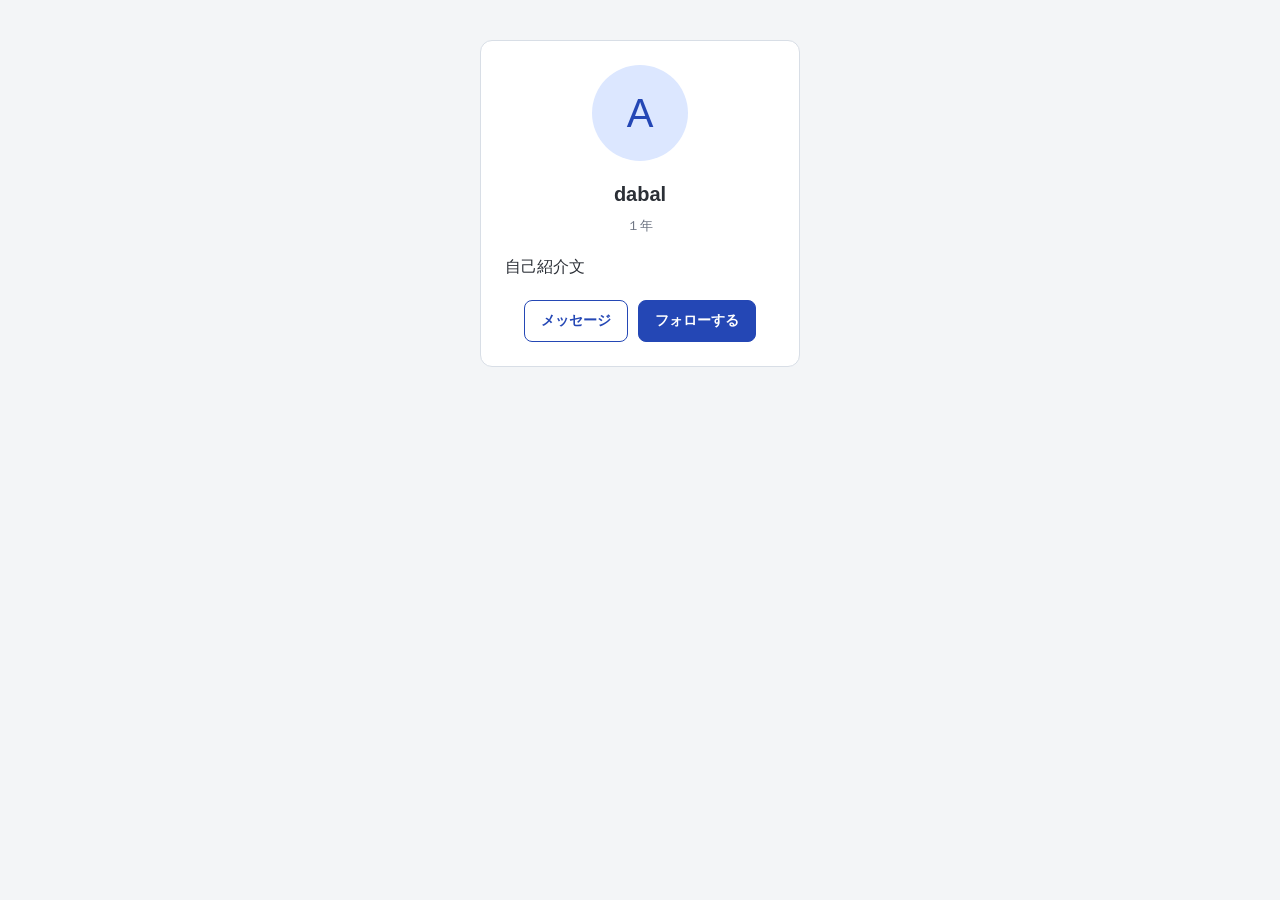
<file: 261002/index.html>
<!DOCTYPE html>
<html lang="en">

<head>
    <meta charset="UTF-8">
    <meta name="viewport" content="width=device-width, initial-scale=1.0">
    <title>profile</title>
    <link rel="stylesheet" href="style.css">
</head>

<body>
    <article class="profile">
        <p class="profile__icon">A</p>
        <h1 class="profile__name">dabal</h1>
        <p class="profile__year">１年</p>
        <p class="profile_introduction">自己紹介文</p>

        <div class="profile__footer">
            <a class="button" href="#">メッセージ</a>
            <a class="button button--primary" href="#">フォローする</a>
        </div>
    </article>
</body>

</html>
</file>
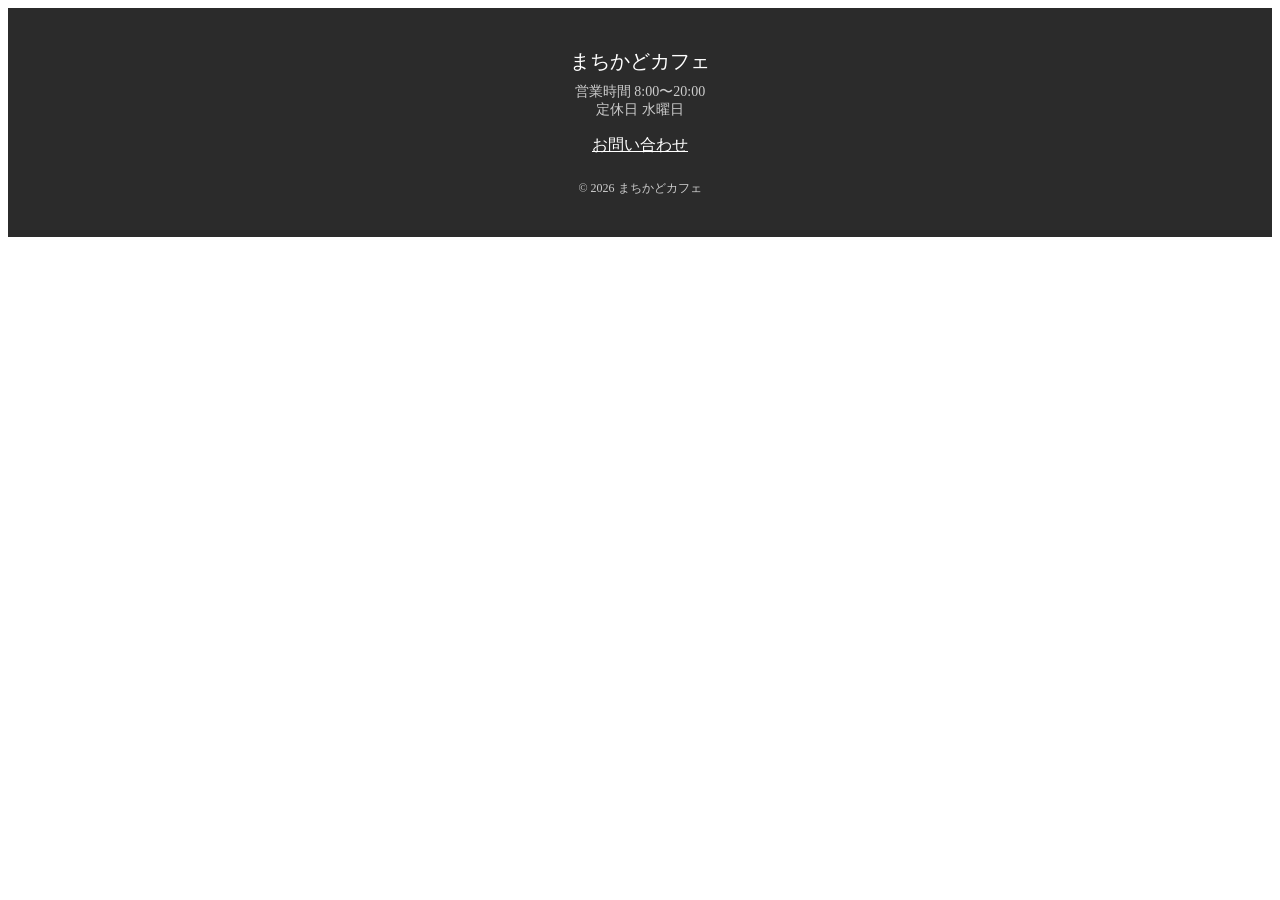
<file: 261009/index.html>
<!DOCTYPE html>
<html lang="ja">

<head>
  <meta charset="UTF-8">
  <meta name="viewport" content="width=device-width, initial-scale=1.0">
  <title>まちかどカフェ</title>
  <link rel="stylesheet" href="css/base.css">
  <link rel="stylesheet" href="css/header.css">
  <link rel="stylesheet" href="css/main.css">
  <link rel="stylesheet" href="css/footer.css">
</head>

<body>
  <!-- ===== A ヘッダー ここから ===== -->

  <!-- ===== A ヘッダー ここまで ===== -->

  <!-- ===== B メイン ここから ===== -->

  <!-- ===== B メイン ここまで ===== -->

  <!-- ===== C フッター ここから ===== -->
  <footer class="box">
    <p class="title">まちかどカフェ</p>
    <ul class="list">
      <li>営業時間 8:00〜20:00</li>
      <li>定休日 水曜日</li>
    </ul>
    <a class="btn" href="#">お問い合わせ</a>
    <p class="text">© 2026 まちかどカフェ</p>
  </footer>

  <!-- ===== C フッター ここまで ===== -->
</body>
</html>
</file>
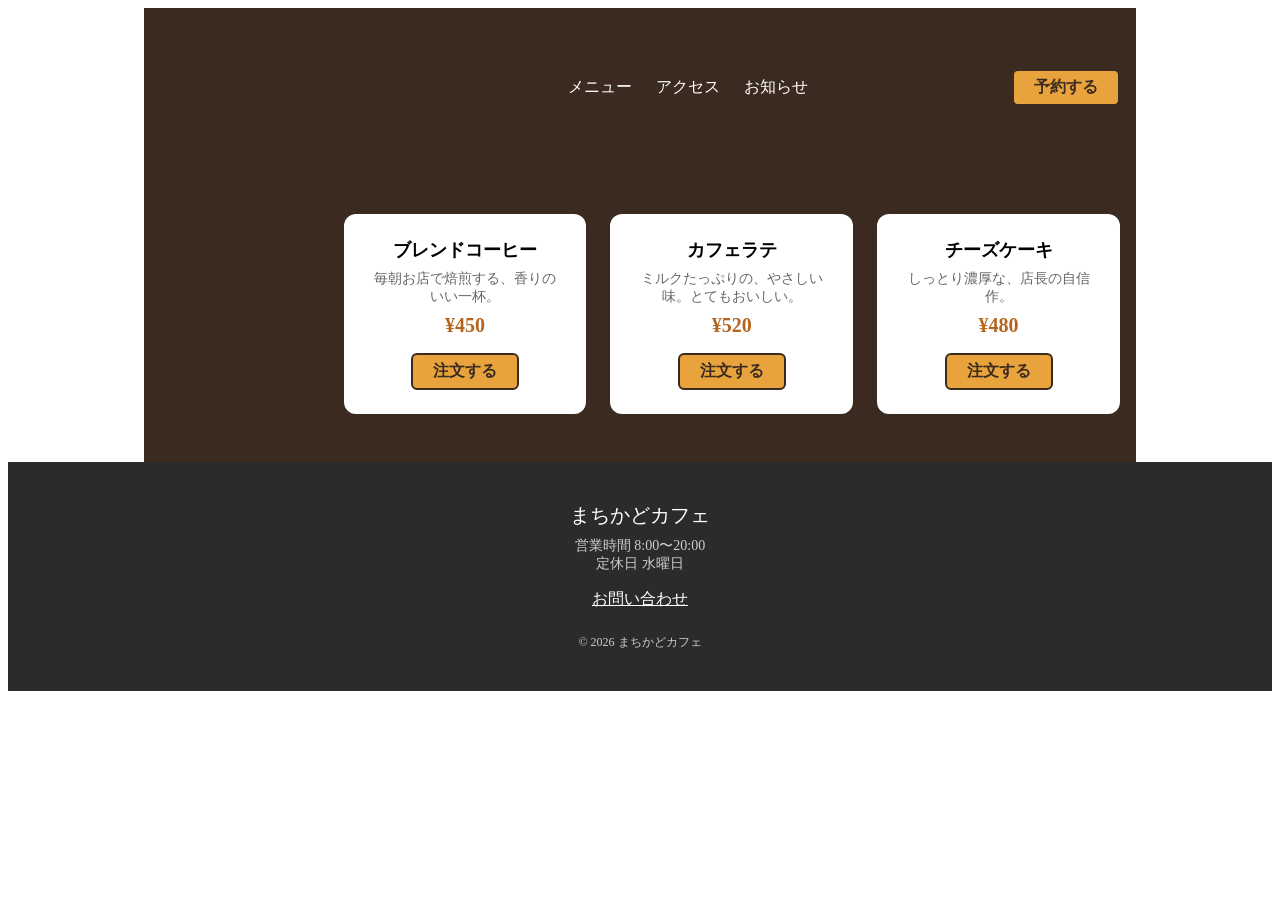
<file: 261016/index.html>
<!DOCTYPE html>
<html lang="ja">

<head>
  <meta charset="UTF-8">
  <meta name="viewport" content="width=device-width, initial-scale=1.0">
  <title>まちかどカフェ</title>
  <link rel="stylesheet" href="css/base.css">
  <link rel="stylesheet" href="css/header.css">
  <link rel="stylesheet" href="css/main.css">
  <link rel="stylesheet" href="css/footer.css">
</head>

<body>
  <!-- ===== A ヘッダー ここから ===== -->
  <header class="box">
    <h1 class="title">まちかどカフェ</h1>
    <ul class="list">
      <li><a class="link" href="#">メニュー</a></li>
      <li><a class="link" href="#">アクセス</a></li>
      <li><a class="link" href="#">お知らせ</a></li>
    </ul>
    <a class="btn" href="#">予約する</a>
  </header>

  <!-- ===== A ヘッダー ここまで ===== -->

  <!-- ===== B メイン ここから ===== -->
  <main class="box">
    <h2 class="title">おすすめメニュー</h2>

    <ul class="list">
      <li class="item">
        <h3 class="name">ブレンドコーヒー</h3>
        <p class="text">毎朝お店で焙煎する、香りのいい一杯。</p>
        <p class="price">¥450</p>
        <a class="btn" href="#">注文する</a>
      </li>

      <li class="item">
        <h3 class="name">カフェラテ</h3>
        <p class="text">ミルクたっぷりの、やさしい味。とてもおいしい。</p>
        <p class="price">¥520</p>
        <a class="btn" href="#">注文する</a>
      </li>

      <li class="item">
        <h3 class="name">チーズケーキ</h3>
        <p class="text">しっとり濃厚な、店長の自信作。</p>
        <p class="price">¥480</p>
        <a class="btn" href="#">注文する</a>
      </li>
    </ul>
  </main>

  <!-- ===== B メイン ここまで ===== -->

  <!-- ===== C フッター ここから ===== -->
  <footer class="site-footer">
    <p class="site-footer__tittle">まちかどカフェ</p>
    <ul class="site-footer__list">
      <li>営業時間 8:00〜20:00</li>
      <li>定休日 水曜日</li>
    </ul>
    <a class="site-footer__btn" href="#">お問い合わせ</a>
    <p class="site-footer__text">© 2026 まちかどカフェ</p>
  </footer>

  <!-- ===== C フッター ここまで ===== -->
</body>

</html>
</file>
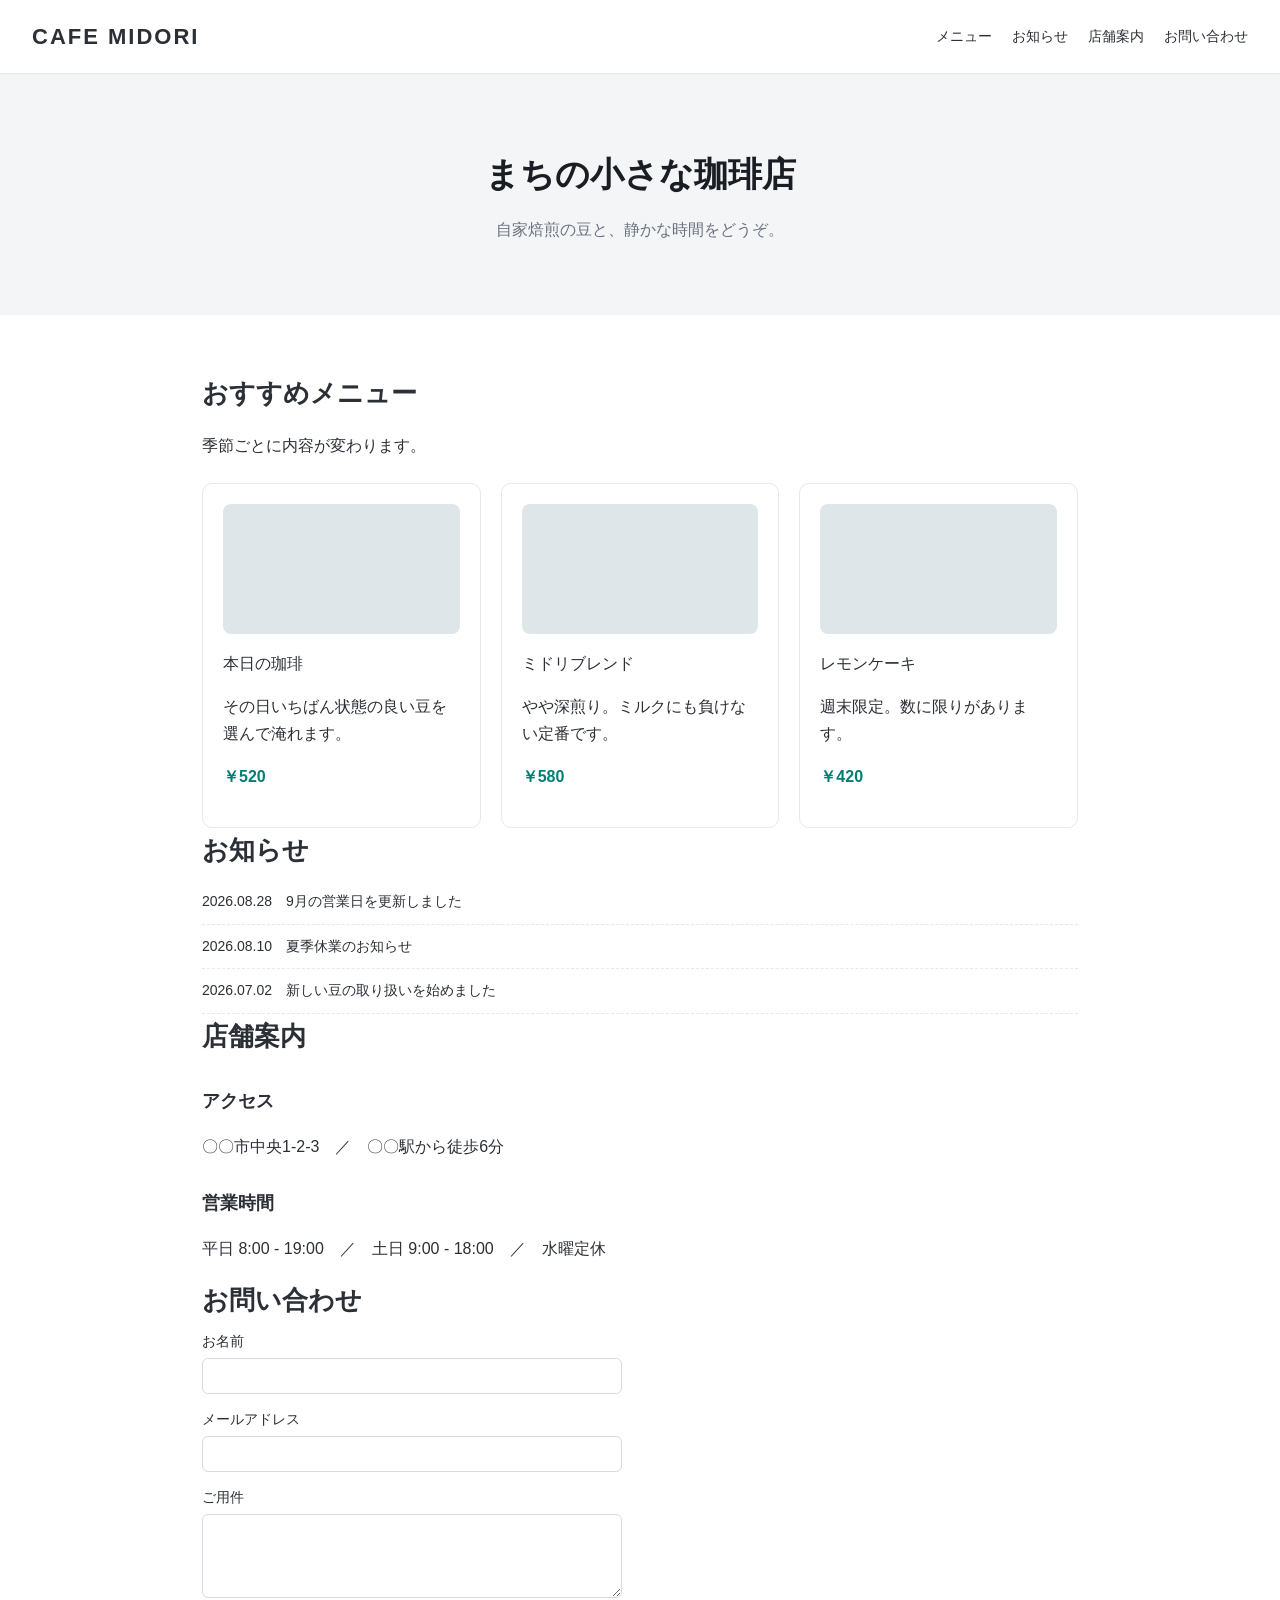
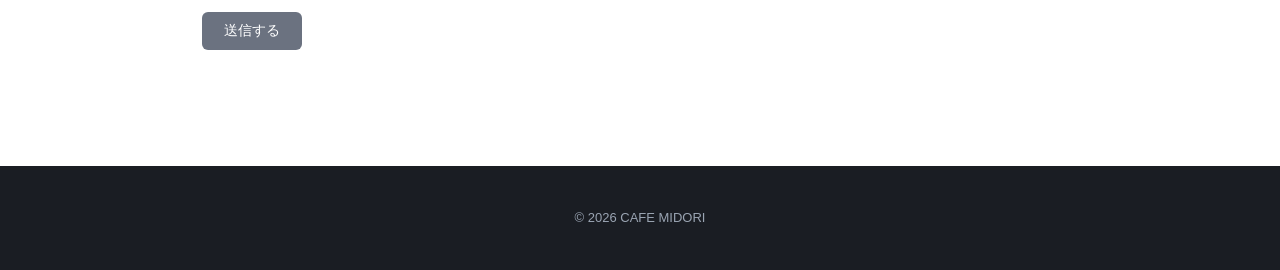
<file: 260904/sample.site.html>
<!DOCTYPE html>
<html lang="ja">
<head>
<meta charset="UTF-8">
<meta name="viewport" content="width=device-width, initial-scale=1.0">
<title>CAFE MIDORI｜まちの小さな珈琲店</title>
<style>
  /* ===== ベース ===== */
  * { box-sizing: border-box; }
  body { margin: 0; font-family: "Helvetica Neue", Arial, "Hiragino Kaku Gothic ProN", "Meiryo", sans-serif; color: #2b2f36; line-height: 1.7; }
  img { max-width: 100%; border-radius: 8px; display: block; }

  /* ===== ヘッダー ===== */
  header { display: flex; justify-content: space-between; align-items: center; padding: 18px 32px; border-bottom: 1px solid #e5e8ec; }
  header h1 { font-size: 22px; letter-spacing: 2px; margin: 0; }
  nav ul { display: flex; gap: 20px; list-style: none; margin: 0; padding: 0; font-size: 14px; }

  /* ===== ヒーロー ===== */
  .hero { padding: 72px 32px; background: #f3f5f7; text-align: center; }
  .hero-title { font-size: 34px; font-weight: bold; margin: 0 0 12px; }
  .hero-text { color: #6b7280; margin: 0; }

  /* ===== 本文 ===== */
  main { max-width: 940px; margin: 0 auto; padding: 56px 32px; }
  h2 { font-size: 26px; margin: 0 0 8px; }
  h3 { font-size: 18px; margin: 28px 0 8px; }

  /* ===== 商品カード ===== */
  .cards { display: flex; gap: 20px; margin-top: 24px; flex-wrap: wrap; }
  .card { flex: 1 1 260px; border: 1px solid #e5e8ec; border-radius: 10px; padding: 20px; }
  .card-title { font-size: 17px; font-weight: bold; margin: 12px 0 6px; }
  #shop .card .price { color: #017f72; font-weight: bold; }

  /* ===== お知らせ ===== */
  .news li { padding: 10px 0; border-bottom: 1px dashed #e5e8ec; font-size: 14px; list-style: none; }
  .news { padding: 0; margin: 0; }

  /* ===== フォーム ===== */
  form label { display: block; font-size: 14px; margin-bottom: 4px; }
  form input, form textarea { display: block; width: 100%; max-width: 420px; padding: 9px; margin-bottom: 14px; border: 1px solid #d6dbe2; border-radius: 6px; font-size: 14px; }
  .btn { background: #6b7280 !important; color: #fff; border: none; padding: 10px 22px; border-radius: 6px; font-size: 14px; cursor: pointer; }

  /* ===== フッター ===== */
  footer { background: #1a1d23; color: #9aa4b2; padding: 28px 32px; font-size: 13px; text-align: center; margin-top: 60px; }

  /* ============================================================
     ここから下が「あとから追加した」CSS。
     4つとも、書いたはずなのに画面に反映されない。
     ============================================================ */
  .price      { color: #d4593f; }          /* 課題1：価格を赤くしたい */
  .card-title { font-size: 22px; }         /* 課題2：カード見出しを大きくしたい */
  .btn        { background: #00a896; }     /* 課題3：ボタンを緑にしたい */
  .hero-title { color: #017f72; }          /* 課題4：ヒーローの見出しを緑にしたい */
</style>
</head>
<body>

  <header>
    <h1>CAFE MIDORI</h1>
    <nav>
      <ul>
        <li>メニュー</li>
        <li>お知らせ</li>
        <li>店舗案内</li>
        <li>お問い合わせ</li>
      </ul>
    </nav>
  </header>

  <section class="hero">
    <p class="hero-title" style="color:#1a1d23;">まちの小さな珈琲店</p>
    <p class="hero-text">自家焙煎の豆と、静かな時間をどうぞ。</p>
  </section>

  <main>

    <section id="shop">
      <h2>おすすめメニュー</h2>
      <p>季節ごとに内容が変わります。</p>

      <div class="cards">
        <article class="card">
          <img src="data:image/svg+xml;utf8,<svg xmlns='http://www.w3.org/2000/svg' width='400' height='220'><rect width='400' height='220' fill='%23dfe6ea'/></svg>" alt="本日の珈琲">
          <p class="cardtitle">本日の珈琲</p>
          <p>その日いちばん状態の良い豆を選んで淹れます。</p>
          <p class="price">￥520</p>
        </article>
        <article class="card">
          <img src="data:image/svg+xml;utf8,<svg xmlns='http://www.w3.org/2000/svg' width='400' height='220'><rect width='400' height='220' fill='%23dfe6ea'/></svg>" alt="ミドリブレンド">
          <p class="cardtitle">ミドリブレンド</p>
          <p>やや深煎り。ミルクにも負けない定番です。</p>
          <p class="price">￥580</p>
        </article>
        <article class="card">
          <img src="data:image/svg+xml;utf8,<svg xmlns='http://www.w3.org/2000/svg' width='400' height='220'><rect width='400' height='220' fill='%23dfe6ea'/></svg>" alt="レモンケーキ">
          <p class="cardtitle">レモンケーキ</p>
          <p>週末限定。数に限りがあります。</p>
          <p class="price">￥420</p>
        </article>
      </div>
    </section>

    <section>
      <h2>お知らせ</h2>
      <ul class="news">
        <li>2026.08.28　9月の営業日を更新しました</li>
        <li>2026.08.10　夏季休業のお知らせ</li>
        <li>2026.07.02　新しい豆の取り扱いを始めました</li>
      </ul>
    </section>

    <section>
      <h2>店舗案内</h2>
      <h3>アクセス</h3>
      <p>〇〇市中央1-2-3　／　〇〇駅から徒歩6分</p>
      <h3>営業時間</h3>
      <p>平日 8:00 - 19:00　／　土日 9:00 - 18:00　／　水曜定休</p>
    </section>

    <section>
      <h2>お問い合わせ</h2>
      <form>
        <label for="name">お名前</label>
        <input type="text" id="name">
        <label for="mail">メールアドレス</label>
        <input type="email" id="mail">
        <label for="body">ご用件</label>
        <textarea id="body" rows="4"></textarea>
        <button type="button" class="btn">送信する</button>
      </form>
    </section>

  </main>

  <footer>
    <p>&copy; 2026 CAFE MIDORI</p>
  </footer>

</body>
</html>
</file>
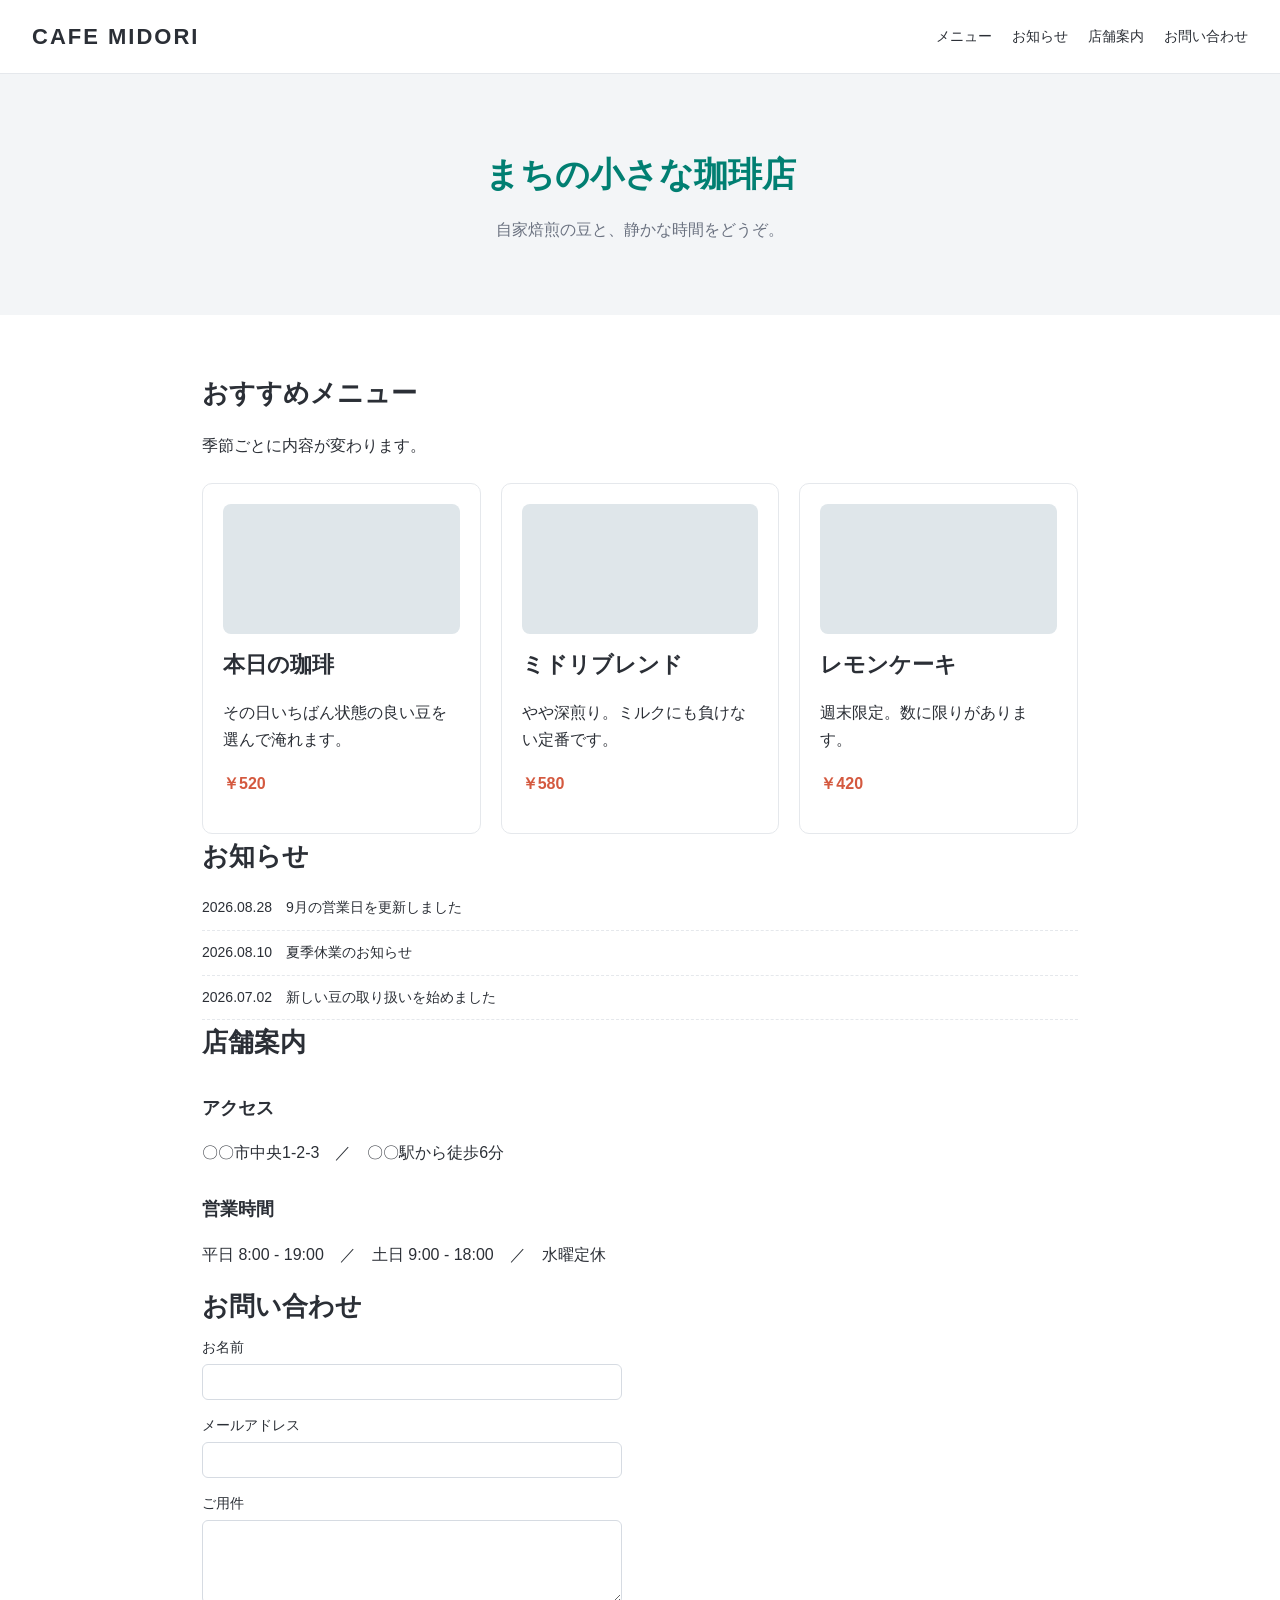
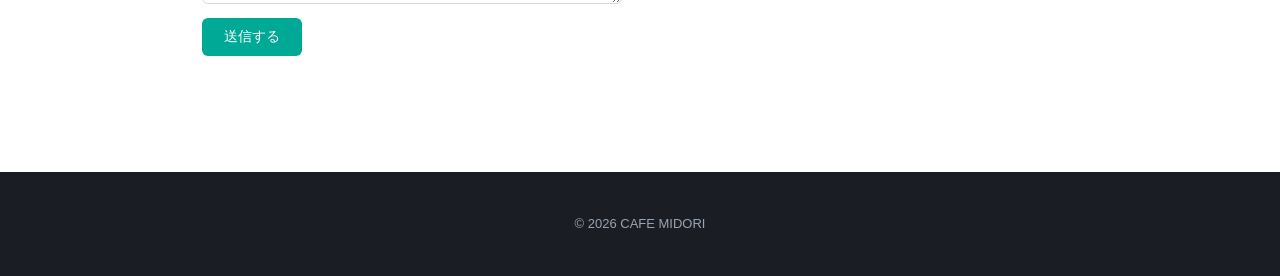
<file: 260918/sample.site.html>
<!DOCTYPE html>
<html lang="ja">
<head>
<meta charset="UTF-8">
<meta name="viewport" content="width=device-width, initial-scale=1.0">
<title>CAFE MIDORI｜まちの小さな珈琲店</title>
<style>
  /* ===== ベース ===== */
  * { box-sizing: border-box; }
  body { margin: 0; font-family: "Helvetica Neue", Arial, "Hiragino Kaku Gothic ProN", "Meiryo", sans-serif; color: #2b2f36; line-height: 1.7; }
  img { max-width: 100%; border-radius: 8px; display: block; }

  /* ===== ヘッダー ===== */
  header { display: flex; justify-content: space-between; align-items: center; padding: 18px 32px; border-bottom: 1px solid #e5e8ec; }
  header h1 { font-size: 22px; letter-spacing: 2px; margin: 0; }
  nav ul { display: flex; gap: 20px; list-style: none; margin: 0; padding: 0; font-size: 14px; }

  /* ===== ヒーロー ===== */
  .hero { padding: 72px 32px; background: #f3f5f7; text-align: center; }
  .hero-title { font-size: 34px; font-weight: bold; margin: 0 0 12px; }
  .hero-text { color: #6b7280; margin: 0; }

  /* ===== 本文 ===== */
  main { max-width: 940px; margin: 0 auto; padding: 56px 32px; }
  h2 { font-size: 26px; margin: 0 0 8px; }
  h3 { font-size: 18px; margin: 28px 0 8px; }

  /* ===== 商品カード ===== */
  .cards { display: flex; gap: 20px; margin-top: 24px; flex-wrap: wrap; }
  .card { flex: 1 1 260px; border: 1px solid #e5e8ec; border-radius: 10px; padding: 20px; }
  .card-title { font-size: 17px; font-weight: bold; margin: 12px 0 6px; }
  .card .price { color: #d4593f; font-weight: bold; }

  /* ===== お知らせ ===== */
  .news li { padding: 10px 0; border-bottom: 1px dashed #e5e8ec; font-size: 14px; list-style: none; }
  .news { padding: 0; margin: 0; }

  /* ===== フォーム ===== */
  form label { display: block; font-size: 14px; margin-bottom: 4px; }
  form input, form textarea { display: block; width: 100%; max-width: 420px; padding: 9px; margin-bottom: 14px; border: 1px solid #d6dbe2; border-radius: 6px; font-size: 14px; }
  .btn { background: #00a896; color: #fff; border: none; padding: 10px 22px; border-radius: 6px; font-size: 14px; cursor: pointer; }

  /* ===== フッター ===== */
  footer { background: #1a1d23; color: #9aa4b2; padding: 28px 32px; font-size: 13px; text-align: center; margin-top: 60px; }

  /* ============================================================
     ここから下が「あとから追加した」CSS。
     4つとも、書いたはずなのに画面に反映されない。
     ============================================================ */
  .card-title { font-size: 22px; }         /* 課題2：カード見出しを大きくしたい */
  .hero-title { color: #017f72; }          /* 課題4：ヒーローの見出しを緑にしたい */
</style>
</head>
<body>

  <header>
    <h1>CAFE MIDORI</h1>
    <nav>
      <ul>
        <li>メニュー</li>
        <li>お知らせ</li>
        <li>店舗案内</li>
        <li>お問い合わせ</li>
      </ul>
    </nav>
  </header>

  <section class="hero">
    <p class="hero-title">まちの小さな珈琲店</p>
    <p class="hero-text">自家焙煎の豆と、静かな時間をどうぞ。</p>
  </section>

  <main>

    <section id="shop">
      <h2>おすすめメニュー</h2>
      <p>季節ごとに内容が変わります。</p>

      <div class="cards">
        <article class="card">
          <img src="data:image/svg+xml;utf8,<svg xmlns='http://www.w3.org/2000/svg' width='400' height='220'><rect width='400' height='220' fill='%23dfe6ea'/></svg>" alt="本日の珈琲">
          <p class="card-title">本日の珈琲</p>
          <p>その日いちばん状態の良い豆を選んで淹れます。</p>
          <p class="price">￥520</p>
        </article>
        <article class="card">
          <img src="data:image/svg+xml;utf8,<svg xmlns='http://www.w3.org/2000/svg' width='400' height='220'><rect width='400' height='220' fill='%23dfe6ea'/></svg>" alt="ミドリブレンド">
          <p class="card-title">ミドリブレンド</p>
          <p>やや深煎り。ミルクにも負けない定番です。</p>
          <p class="price">￥580</p>
        </article>
        <article class="card">
          <img src="data:image/svg+xml;utf8,<svg xmlns='http://www.w3.org/2000/svg' width='400' height='220'><rect width='400' height='220' fill='%23dfe6ea'/></svg>" alt="レモンケーキ">
          <p class="card-title">レモンケーキ</p>
          <p>週末限定。数に限りがあります。</p>
          <p class="price">￥420</p>
        </article>
      </div>
    </section>

    <section>
      <h2>お知らせ</h2>
      <ul class="news">
        <li>2026.08.28　9月の営業日を更新しました</li>
        <li>2026.08.10　夏季休業のお知らせ</li>
        <li>2026.07.02　新しい豆の取り扱いを始めました</li>
      </ul>
    </section>

    <section>
      <h2>店舗案内</h2>
      <h3>アクセス</h3>
      <p>〇〇市中央1-2-3　／　〇〇駅から徒歩6分</p>
      <h3>営業時間</h3>
      <p>平日 8:00 - 19:00　／　土日 9:00 - 18:00　／　水曜定休</p>
    </section>

    <section>
      <h2>お問い合わせ</h2>
      <form>
        <label for="name">お名前</label>
        <input type="text" id="name">
        <label for="mail">メールアドレス</label>
        <input type="email" id="mail">
        <label for="body">ご用件</label>
        <textarea id="body" rows="4"></textarea>
        <button type="button" class="btn">送信する</button>
      </form>
    </section>

  </main>

  <footer>
    <p>&copy; 2026 CAFE MIDORI</p>
  </footer>

</body>
</html>
</file>
<file: 261002/style.css>
/* common */
* {
    box-sizing: border-box;
}

body {
  margin: 0;
  padding: 40px 20px;
  background: #f3f5f7;
  color: #2b2f36;
  font-family: sans-serif;
  line-height: 1.7;
}
.button {
    display: inline-block;
    padding: 8px 16px;
    border: 1px solid #2447b5;
    border-radius: 8px;
    color: #2447b5;
    font-size: 14px;
    font-weight: bold;
    text-decoration: none;
}
.button--primary {
    background: #2447b5;
    color: #ffffff;
}
/* common */

/* profile */
.profile {
  max-width: 320px;
  margin: 0 auto;
  padding: 24px;
  background: #ffffff;
  border: 1px solid #d8dee6;
  border-radius: 12px;
}

.profile__icon {
    width: 96px;
    height: 96px;
    margin: 0 auto 16px;
    border-radius: 50%;
    background: #dce7ff;
    color: #2447b5;
    font-size: 40px;
    line-height: 96px;
    text-align: center;
}

.profile__name {
    margin: 0;
    font-size: 20px;
    text-align: center;
}
.profile__year {
    margin: 4px 0 16px;
    font-size: 13px;
    color: #6b7280;
    text-align: center;
}
.profile__footer {
    display: flex;
    justify-content: center;
    gap: 10px;
    margin-top: 20px;
}

/* profile */
</file>
<file: 261009/css/base.css>
/* base.css … 先生が用意したファイル。だれも書きかえない */
</file>
<file: 261009/css/header.css>
/* header.css … A さんの担当 */
</file>
<file: 261009/css/main.css>
/* main.css … B さんの担当 */
</file>
<file: 261009/css/footer.css>
/* main.css … B さんの担当 */

.box {
  padding: 40px 16px;
  background: #2b2b2b;
  color: #ccc;
  text-align: center;
}

.title {
  margin: 0 0 8px;
  font-size: 20px;
  color: #fff;
}

.list {
  margin: 0 0 16px;
  padding: 0;
  list-style: none;
  font-size: 14px;
}

.btn {
  color: #fff;
}

.text {
  margin: 24px 0 0;
  font-size: 12px;
}
</file>
<file: 261016/css/base.css>
/* base.css … 先生が用意したファイル。だれも書きかえない */
</file>
<file: 261016/css/header.css>
/* header.css … A さんの担当 */
.box {
    display: flex;
    justify-content: space-between;
    align-items: center;
    padding: 16px 32px;
    background: #3b2a20;
}

.title {
    margin: 0;
    font-size: 22px;
    color: #fff;
}

.list {
    display: flex;
    gap: 24px;
    margin: 0;
    padding: 0;
    list-style: none;
}

.link {
    color: #fff;
    text-decoration: none;
}

.btn {
    padding: 8px 20px;
    border-radius: 999px;
    background: #e8a33d;
    color: #3b2a20;
    font-weight: bold;
    text-decoration: none;
}
</file>
<file: 261016/css/main.css>
/* main.css … B さんの担当 */

.box {
    max-width: 960px;
    margin: 0 auto;
    padding: 48px 16px;
}

.title {
    margin: 0 0 24px;
    font-size: 28px;
    text-align: center;
    color: #3b2a20;
}

.list {
    display: flex;
    gap: 24px;
    margin: 0;
    padding: 0;
    list-style: none;
}

.item {
    flex: 1;
    padding: 24px;
    border-radius: 12px;
    background: #fff;
    text-align: center;
}

.name {
    margin: 0;
    font-size: 18px;
}

.text {
    margin: 8px 0;
    font-size: 14px;
    color: #666;
}

.price {
    margin: 0 0 16px;
    font-size: 20px;
    font-weight: bold;
    color: #b5651d;
}

.btn {
    display: inline-block;
    padding: 6px 20px;
    border: 2px solid #3b2a20;
    border-radius: 6px;
    color: #3b2a20;
    text-decoration: none;
}
</file>
<file: 261016/css/footer.css>
/* main.css … B さんの担当 */
.site-footer {
  padding: 40px 16px;
  background: #2b2b2b;
  color: #ccc;
  text-align: center;
}

.site-footer__tittle {
  margin: 0 0 8px;
  font-size: 20px;
  color: #fff;
}

.site-footer__list {
  margin: 0 0 16px;
  padding: 0;
  list-style: none;
  font-size: 14px;
}

.site-footer__btn {
  color: #fff;
}

.site-footer__text {
  margin: 24px 0 0;
  font-size: 12px;
}
</file>
